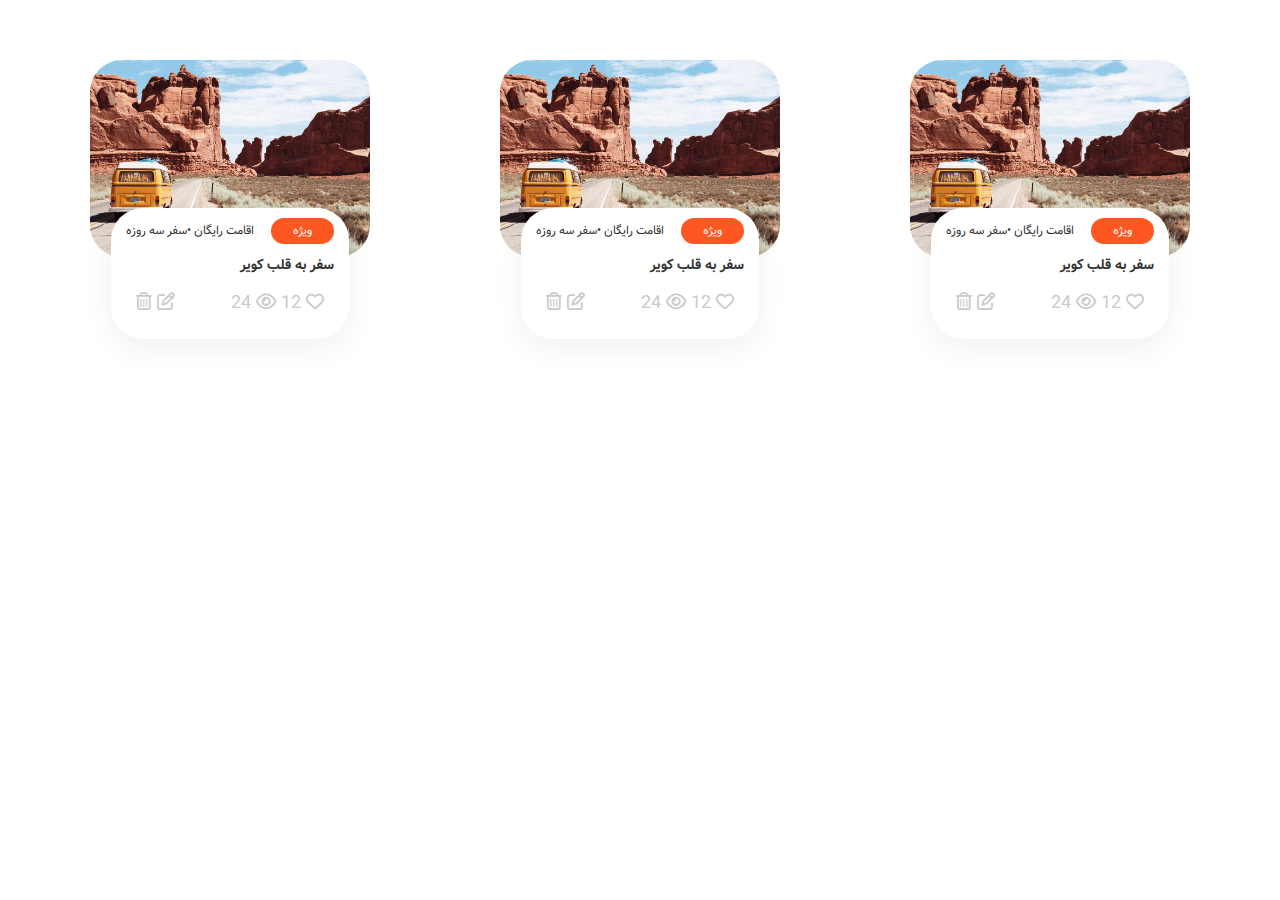
<file: travell.html>
<!DOCTYPE html>
<html lang="en" dir="rtl">
  <head>
    <meta charset="UTF-8" />
    <meta http-equiv="X-UA-Compatible" content="IE=edge" />
    <meta name="viewport" content="width=device-width, initial-scale=1.0" />
    <link rel="stylesheet" href="./assets/css/font.css" />
    <link rel="stylesheet" href="./assets/css/style.css" />
    <link
      rel="stylesheet"
      href="https://cdnjs.cloudflare.com/ajax/libs/font-awesome/6.1.1/css/all.min.css"
    />
    <title>Document</title>
  </head>
  <body>
    <section class="travell container block">
      <div class="travell__slides">
        <div class="travell__slide">
          <div class="travell__img">
            <img src="./assets/images/travell.png" alt="" />
          </div>
          <div class="slide__detail">
            <div class="slide__header">
              <span class="badge badge--secodary"> ویژه </span>
              <p>اقامت رایگان &bull;سفر سه روزه</p>
            </div>
            <p class="slide__title">سفر به قلب کویر</p>
            <div class="slide__icons">
              <div>
                <i class="far fa-heart"></i>
                <span>12</span>
                <i class="far fa-eye"></i>
                <span>24</span>
              </div>
              <div>
                <i class="far fa-edit"></i> <i class="far fa-trash-alt"></i>
              </div>
            </div>
          </div>
        </div>
        <div class="travell__slide">
          <div class="travell__img">
            <img src="./assets/images/travell.png" alt="" />
          </div>
          <div class="slide__detail">
            <div class="slide__header">
              <span class="badge badge--secodary"> ویژه </span>
              <p>اقامت رایگان &bull;سفر سه روزه</p>
            </div>
            <p class="slide__title">سفر به قلب کویر</p>
            <div class="slide__icons">
              <div>
                <i class="far fa-heart"></i>
                <span>12</span>
                <i class="far fa-eye"></i>
                <span>24</span>
              </div>
              <div>
                <i class="far fa-edit"></i> <i class="far fa-trash-alt"></i>
              </div>
            </div>
          </div>
        </div>
        <div class="travell__slide">
          <div class="travell__img">
            <img src="./assets/images/travell.png" alt="" />
          </div>
          <div class="slide__detail">
            <div class="slide__header">
              <span class="badge badge--secodary"> ویژه </span>
              <p>اقامت رایگان &bull;سفر سه روزه</p>
            </div>
            <p class="slide__title">سفر به قلب کویر</p>
            <div class="slide__icons">
              <div>
                <i class="far fa-heart"></i>
                <span>12</span>
                <i class="far fa-eye"></i>
                <span>24</span>
              </div>
              <div>
                <i class="far fa-edit"></i> <i class="far fa-trash-alt"></i>
              </div>
            </div>
          </div>
        </div>
      </div>
    </section>
  </body>
</html>
</file>
<file: assets/css/font.css>
@font-face {
    font-family: "vazir";
    font-weight: 400;
    font-style: normal;
    src: url("/assets/fonts/Vazir.woff") format("woff");
}
@font-face {
    font-family:"vazir";
    font-weight: 700;
    font-style: normal;
    src: url("/assets/fonts/Vazir-Bold.woff") format("woff");
}
body,button {
    font-family: "vazir";
}
</file>
<file: assets/css/style.css>
/*.reset..*/
*,
*::after,
*::before {
  box-sizing: border-box;
  margin: 0;
  padding: 0;
}
/* root variable */
:root {
  --color-primary: #ff5722;
  --color-secondary-light: #fff6f2;
  --color-secondary-dark: #ffa589;
  --color-navbaqr: #f8f8f8;
  --color-headings: #000;
  --color-body: #333333;
  --color-white: #fff;
}
html {
  font-size: 62.5%;
}

body {
  color: var(--color-body);
  font-size: 1.4rem;
  line-height: 1.7;
}

h1,
h2,
h3 {
  color: var(--color-headings);
}
h1 {
  font-size: 2.5rem;
}
h2 {
  font-size: 2.2rem;
  margin-bottom: 1.5rem;
}

@media screen and (min-width: 1024px) {
  body {
    font-size: 1.8rem;
  }
  h1 {
    font-size: 5rem;
  }
  h2 {
    font-size: 3.5rem;
  }
}

/* buttons */
.btn {
  outline: none;
  border: none;
  padding: 1.2rem 3rem;
  border-radius: 8px;
  margin: 1rem 0;
  text-align: center;
  white-space: nowrap;
  font-size: 1.4rem;
  color: var(--color-white);
}
.btn--primary {
  background-color: var(--color-primary);
}
.btn--secondary {
  background-color: var(--color-secondary-dark);
}
.btn--block {
  width: 100%;
  font-size: 1.6rem;
  margin-top: 8rem;
}
@media screen and (min-width: 1024px) {
  .btn {
    font-size: 1.6rem;
  }
  .btn--block {
    font-size: 2rem;
  }
}

/* badge */
.badge {
  display: inline-block;
  border: 2px solid var(--color-primary);
  border-radius: 32px;
  padding: 0.5rem 1.3rem;
  text-align: center;
  text-transform: uppercase;
  font-size: 1.2rem;
  background-color: var(--color-white);
  color: var(--color-primary);
}

.badge--secodary {
background-color: var(--color-primary);
color: var(--color-white);
}

@media screen and (min-width:1024px) {
    .badge {
        font-size: 1.4rem;
    }
}


/* list */

.list {
list-style: none;
font-size: 1.6rem;
}
.list--inline .list__item {
  display: inline-block;
  margin-left: 2rem;
}
.list--tick .list__item {
background: url(/assets/images/Tick-Square.svg) no-repeat right center;
padding-right: 2.5rem;
margin-bottom: 1.5rem;
}
@media screen and (min-width:1024px) {
  .list--tick .list__item {
    font-size: 1.8rem;
    margin-bottom: 2rem;
  }
}

/* plan */

.block-plan {
  display: grid;
  justify-content: center;
  grid-template-columns: repeat(auto-fill, minmax(250px,320px));
  gap: 7rem 6rem;
}
.plan__heading {
  margin-bottom: 5rem;
}
.plan {
font-size: 1.8rem;
transition: all 0.2s ease-out;
}
.card {
  border-radius: 20px;
  overflow: hidden;
  box-shadow: 0 0 20px 10px #c5c4c4;
}
.card__header, .card__body {
padding: 3rem 2.5rem;
}
.card__header {
  color: var(--color-white);
}
.card__primary .card__header {
  background-color: var(--color-primary);
}
.card__secondary .card__header {
  background-color: var(--color-secondary-dark
  );
}
.plan__introdoction {
  display: flex;
  justify-content: space-between;
  margin-bottom: 2rem;
}
.plan__price {
  font-size: 3rem;
}
.plan__billing-cycle {
  font-size: 1.4rem;
}
.plan__discription {
  display: block;
  margin-top: 2rem;
}
.card__body {
  background-color: var(--color-secondary-light);
}
.plan--popular {
  transform: scale(1.1);
}
.plan:hover {
  transform: scale(1.05);
}

/* container */
.container {
  max-width: 1140px;
  margin: 0 auto;
}

/* feature */
.feature {
  display: grid;
}
.feature__text {
  margin-bottom: 2rem;
}
.feature__image > img {
  width: 70%;
  height: auto;
}
.feature__image {
  display: flex;
  justify-content: center;
  margin-bottom: 2rem;
}

@media screen and (min-width:1024px){
  .feature{
    grid-template-columns: repeat(2, 1fr);
  }
  .feature__two .feature__image {
    order: -1;
  }
  .feature__image {
    order: 2;
    margin-bottom: 0;
  }
  .feature-image > img {
    width: 100%;
  }
}

/* contact-us */
.contact-us {
  display: grid;
}

.contact-us__map {
  display: none;
}
@media screen and (min-width:1024px) {
  .contact-us {
    grid-template-areas: 
    "icons form"
    "map form"
    "social form";
    grid-template-columns: 70fr 30fr;
  }
  .contact-us__form {
    grid-area: form;
  }
  .contact-us__icons {
    grid-area: icons;
  }
  .contact-us__map {
    grid-area: map;
    display: block;
  }
  .contact-us__social {
    grid-area: social;
  }
}
/* icons */
.icon {
  width: 40px;
  height: 40px;
}
.icon-container {
  width: 40px;
  height: 40px;
  display: flex;
  justify-content: center;
  align-items: center;
  border-radius: 100%;
  margin: 1rem;
}

.contact-us__icons {
  display: flex;
  flex-direction: column;
  align-items: flex-end;
  margin: 2rem;
}
.contact-us__icons .icon-holder {
  display: flex;
  align-items: center;
}
.icon-holder__lable {
  direction: ltr;
  max-width: 250px;
  margin-left: 1.5rem;
}

@media screen and (min-width:1024px) {
  .contact-us__icons{
    flex-direction: row;
    justify-content: space-between;
    align-items: flex-start;
    margin: 0;
  }
  .contact-us__icons .icon-holder {
    flex-direction: column-reverse;
    
  }
}
/* social-icons */
.contact-us__social {
  display: flex;
  flex-direction: center;
  justify-content: space-around;
  margin: 1rem;
}
@media screen and (min-width:1024px) {
  .contact-us__social{
    justify-content: flex-end;
    margin: 0;
  }
  .contact-us__form {
    margin-right: 2rem;
  }
}

.contact-us__map img {
  display: block;
  width: 100%;
  height: auto;
}
.form-wrapper {
  height: 100%;
  border: 1px solid #ccc;
  border-radius: 10px;
  box-shadow: 0 0 10px rgb(216, 216, 216) ;
  padding: 1rem;
}
.form-wrapper h3 {
  margin: 5rem 0;
  text-align: center;
}
.form-wrapper form {
  display: flex;
  flex-direction: column;
  justify-content: space-between;
  height: 80%;
}
input {
  display: block;
  outline: none;
  border: 1px solid #ccc;
  border-radius: 40px;
  padding: 1rem 1.5rem;
  font-family: "vazir";
  margin-bottom: 1.5rem;
  background-color: #eee;
}
textarea {
  background-color: #eee;
  display: block;
  resize: none;
  outline: none;
  border: 1px solid #ccc;
  padding: 1rem 1.5rem;
  border-radius: 10px;
  font-family: "vazir";
}
::placeholder {
  font-size: 1.2rem;
  font-family: "vazir";
  color: #333333;
}

input:focus, textarea:focus {
  border: 1px solid var(--color-primary);
  box-shadow: 0 0 10px var(--color-secondary-dark);
}

/* footer */
.main-footer {
  background: #000;
  color: #fff;
  min-height: 250px;
  display: flex;
  align-items: center;
} 
.footer {
  display: flex;
  flex-direction: column;
}
.footer__item {
  margin-bottom: 2.5rem;
}
.footer__item a {
  text-decoration: none;
  font-size: 1.2rem;
  color: #fff;
  margin-bottom: 0.5rem;
  display: block;
}
.footer__item h6 {
  font-size: 1.8rem;
  font-weight: bold;
  margin-bottom: 1rem;
}
.footer__item.enemad {
  display: flex;
  flex-direction: row;
  justify-content: space-between;
}
.footer__enemad {
  background-color: #fff;
  border-radius: 10px;
  padding: 1rem 0;
  max-width: 86px;
  margin-right: 0.5rem;

}
.footer__enemad img {
  width: 100%;
}
@media screen and (min-width:768px) {
  .main-footer .footer {
    flex-direction: row;
    flex-wrap: wrap;
  }
  .footer__item {
    margin-bottom: 0;
    margin-right: 2rem;
  }
}

/* header */
.main-header {
  background-color: var(--color-navbaqr);
}
.nav {
  display: flex;
  justify-content: space-between;
  flex-wrap: wrap;
  padding: 1rem;
}
.nav a {
 display: flex;
 justify-content: center;
 align-items: center;
}
.nav__list {
  width: 100%;
  display: flex;
  flex-direction: column;
  font-size: 1.4rem;
  max-height: 0;
  overflow: hidden;
  opacity: 0;
  transition: all 0.4s ease-in-out;
}
.nav.nav__expanded .nav__list{
max-height: 100vh;
opacity: 1;
}
.nav__item {
  border-bottom: 1px solid #ccc;
}
.nav__item a {
  text-decoration: none;
  color: #444;
  display:block;
  padding: 1rem;
}
.nav__item a:hover {
  color: var(--color-primary);
}

.nav__item.cta {
  border: 0;
}
.nav__item.cta a {
  color: #fff;
  display: block;
  font-size: 1.4rem;
  padding: 1rem 3rem;
}

@media screen and (min-width:768px) {
  .nav {
    padding: 0;
  }
  .nav__toggler {
    display: none;
  }
   .nav__list {
     flex-direction: row;
     width: auto;
     align-items: center;
     opacity: 1;
     max-height: 100%;
   }
   .nav__item {
    margin-right: 2rem;
    font-size: 1.6rem;
    border: 0;
    opacity: 1;
    max-height: 100%;
   }
}

/* toggler */
.nav__toggler {
  cursor: pointer;
}
.bar {
  width: 25px;
  height: 3px;
  background-color: #000;
  margin: 5px 0;
  border-radius: 5px;
  transition: all 0.4s ease-in-out;
}
.nav.nav.nav__expanded .bar-one {
  transform: rotate(-45deg) translate(-6px, 6px);
}
.nav.nav.nav__expanded .bar-two {
  transform: translate(-10px);
  opacity: 0;
}
.nav.nav.nav__expanded .bar-three {
  transform: rotate(45deg) translate(-5px, -5px)
}

/* hero section */
.hero-section {
  width: 100%;
  height: 478px;
  position: relative;
  overflow: hidden;
}
.hero-section img {
  width: 100%;
}
.hero-wrapper {
  position: absolute;
  top: 0;
  left: 0;
  width: 100%;
  height: 478px;
  display: flex;
  justify-content: center;
  align-items: center;
 
}
.intro-btn {
  padding: 2.5rem;
  border-radius: 20px;
  background-image: linear-gradient(
    51deg,
    rgba(23, 26, 60, 0.7) 5%,
    rgba(23, 26, 60, 0.3) 95%
  );
  display: flex;
  flex-direction: column;
  align-items: center;
  width: 270px;
}
.intro-btn h1 {
  color: #fff;
  font-size: 2.5rem;
}
.intro-btn h2 {
  color: #fff;
  font-size: 1.6rem;
  margin-bottom: 3rem;
}
.intro-btn__passenger {
  background: #fff;
  text-align: center;
  border-radius: 10px;
  margin: 0.5rem;
  padding: 1.5rem;
  width: 210px;
  display: flex;
  flex-direction: row;
  font-size: 1.4rem;
  text-decoration: none;
  align-items: center;
  color: #000;
}
.intro-btn__passenger p {
  margin: 0 auto;
}
.intro-btn__passenger.glass {
  background: none;
  color: #fff;
  border: 2px solid #fff;
}
.intro-wrapper {
  display: flex;
  flex-direction: column;
}
.mobile-pic {
  display: none;
}
@media screen and (min-width:768px) {
  .hero-section{
    /* overflow:visible; */
  }
  .hero-wrapper {
    justify-content: flex-start;
  }
  .intro-btn {
    width: 530px;
    align-items: flex-start; 
   }
  .intro-wrapper {
    flex-direction: row;
    flex-wrap: wrap;
    justify-content: space-around;
  }
  .intro-btn h1 {
    font-size: 5rem;
  }
  .intro-btn h2 {
    font-size: 2.5rem;
  }
 
}

/* services__tabs */
.services__tabs {
  display: flex;
  justify-content: space-between;
  overflow: auto;
  padding: 5px 0 15px;
  margin-bottom: 30px;
}
.services__tabs .tab {
display: flex;
flex-direction: column;
justify-content: center;
align-items: center;
color: #444;
text-decoration: none;
opacity: 0.5;
}
.services__tabs .tab:hover {
  opacity: 1;
  transition: all 0.3s ease-out;
}
.services__tabs .tab img {
  width: 100px;
  margin-bottom: 1rem;
}
.services__title {
  margin-bottom: 20px;
}
@media screen and (min-width:1024px) {
  .services__title {
    margin-bottom: 30px;
  }
  .services__tabs .tab img {
    min-width: 100%;
    margin-bottom: 1rem;
  }
  .mobile-pic {
    display: block;
    position: absolute;
    width: 420px;
    top: 20%;
    left: 10%;
  }
}
.services .feature__image {
  display: none;
}
.services .feature__title {
  margin: 30px 0;
}
.tab-content{
  display: none;
}

.tab-content.active {
   display: flex;
  justify-content: space-between;
  align-items: center;
}
.tab.active {
  opacity: 1;
}
.feature__detale {
  width: 100%;
}
.block {
  padding: 3rem 2rem;
 }
 
@media screen and (min-width:1024px) {
  .services .feature__image {
    display: flex;
    justify-content: center;
  }
  .feature__detale {
    width: 50%;
  }
  .block {
    padding: 6rem 2rem;
   }
   
}

/* travell__section */
.travell__slides {
  display: flex;
  justify-content: space-between;
  align-items: center;
  overflow-x: auto;
  padding-bottom: 1rem;
}
.travell__slide {
  flex: 0 0 280px;
  display: flex;
  flex-direction: column;
  align-items: center;

}
.travell__slide:not(:last-child) {
  margin-left: 2rem;
}

.travell__slide img {
  width: 100%;
  object-fit: cover;
  border-radius: 32px;

}
.slide__detail {
  background-color: #fff;
  box-shadow: 0 10px 30px rgba(0, 0, 0, 0.06);
  border-radius: 32px;
  padding: 1rem 1.5rem;
  transform: translateY(-60px);
  width: 85%;
}
.slide__header {
  display: flex;
  justify-content: space-between;
  align-items: center;
}
.slide__header p {
  font-size: 1.2rem;
}
.slide__header .badge {
  font-size: 1.2rem;
  padding: 0.1rem 2rem;
}
.slide__detail .slide__title {
  font-size: 1.4rem;
  font-weight: 700;
  margin-top: 1rem;
}
.slide__detail .slide__icons {
  display: flex;
  justify-content: space-between;
  align-items: center;
  color: #cacaca;
  margin: 1rem;
}
</file>
